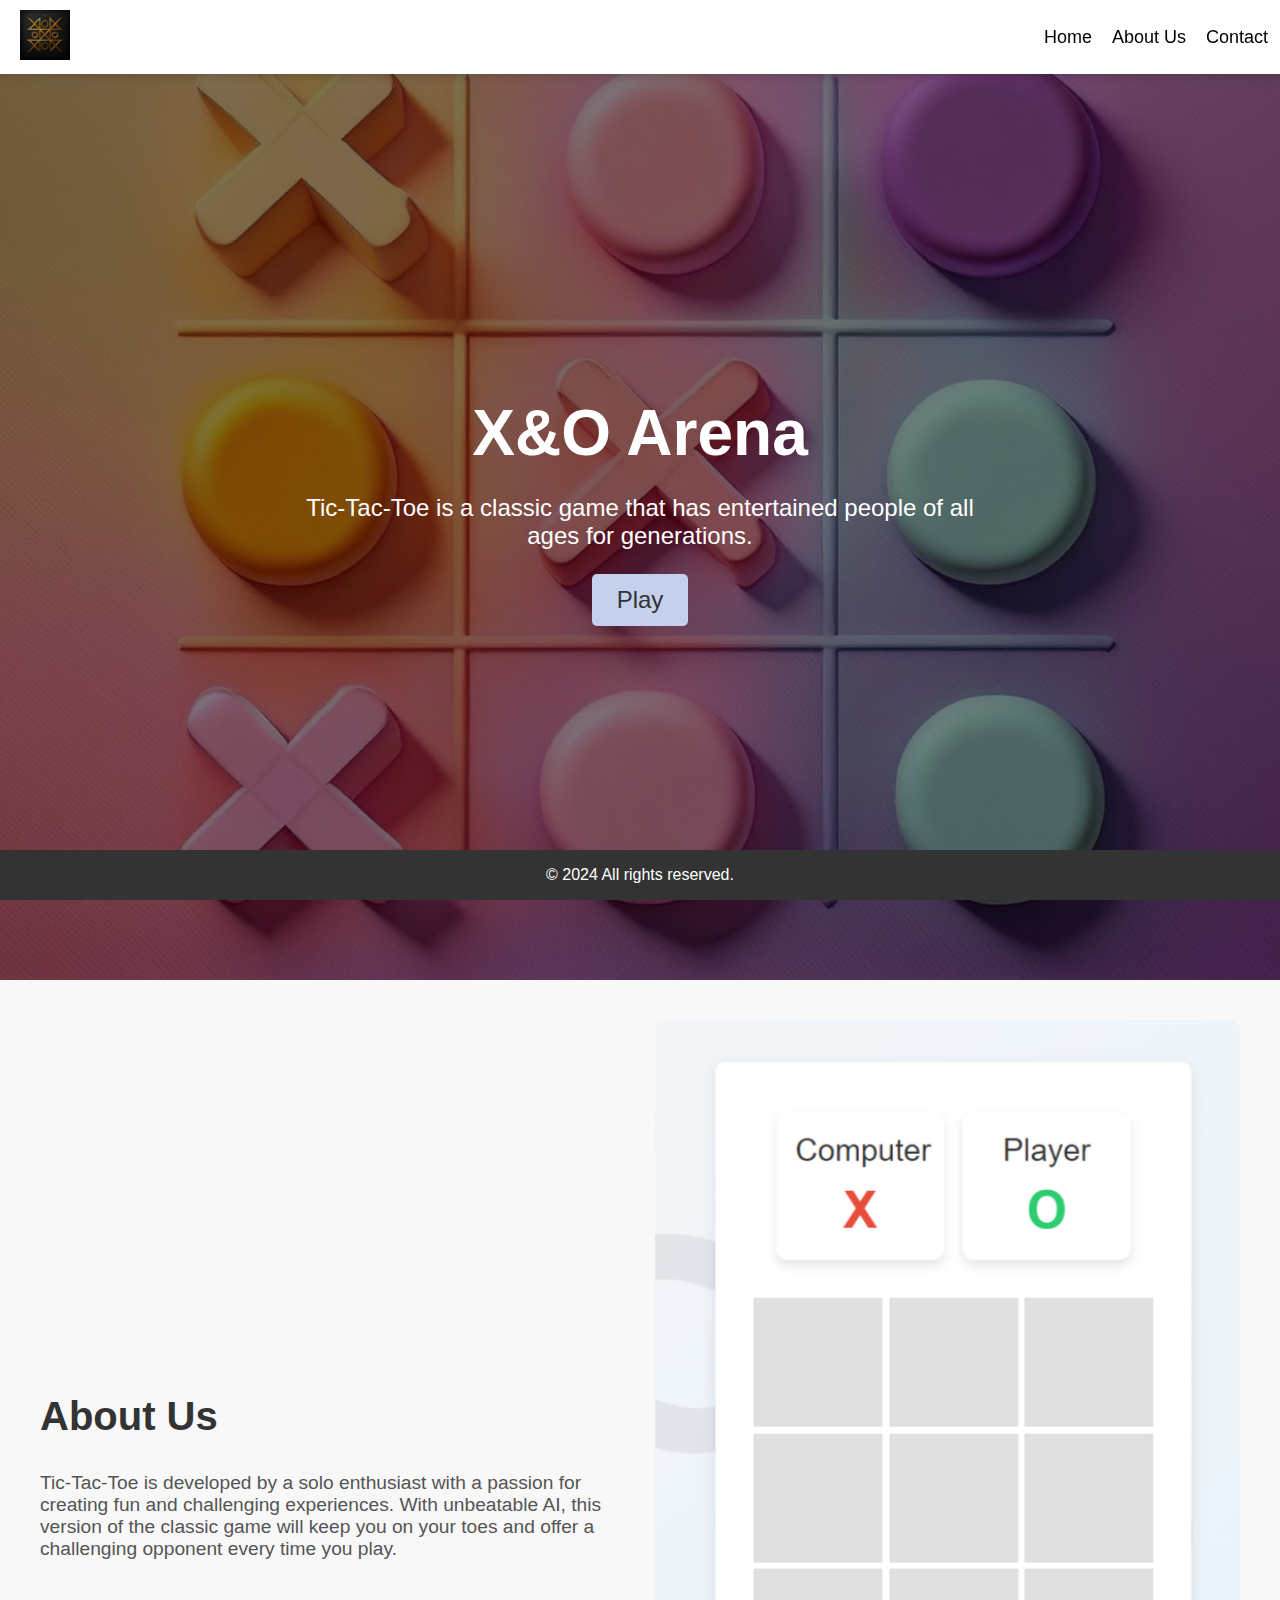
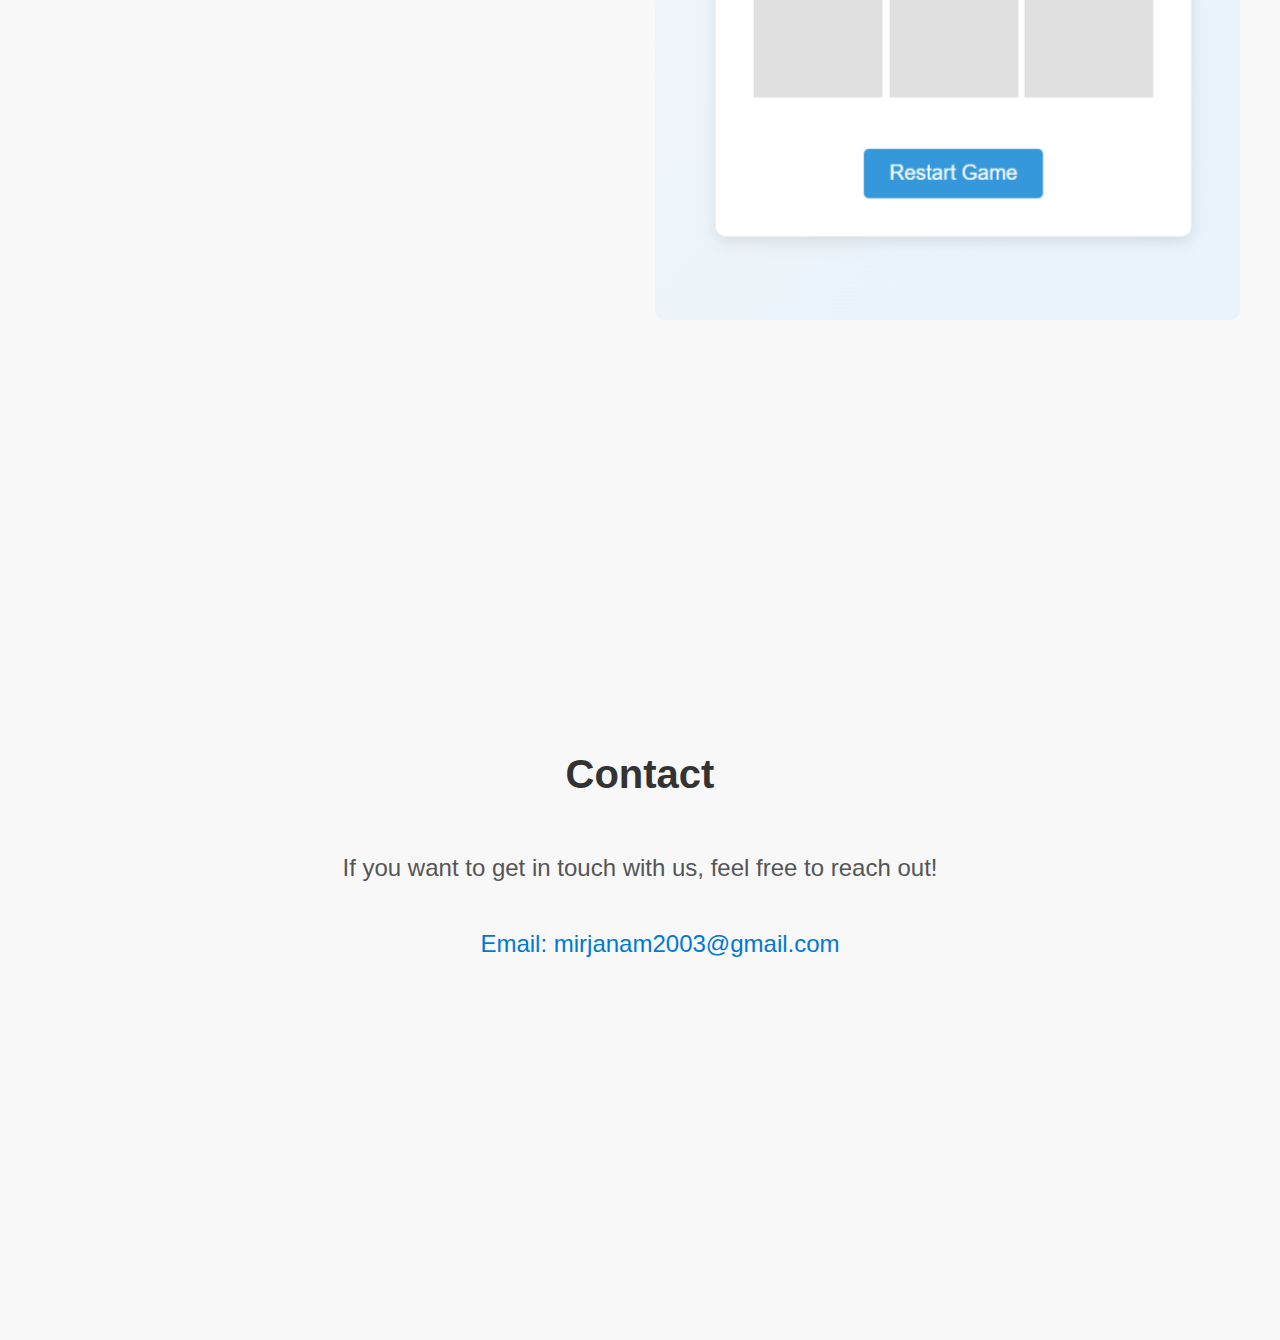
<file: index.html>
<!DOCTYPE html>
<html lang="en">
<head>
  <meta charset="UTF-8">
  <meta name="viewport" content="width=device-width, initial-scale=1.0">
  <title>X&O Arena</title>
  <link rel="stylesheet" href="page.css">
</head>
<body>

  <!-- Navigation Bar -->
  <nav>
    <div class="nav-logo">
      <a href="#home">
        <img src="logo.jpeg" alt="X&O Arena Logo" class="logo">
      </a>
    </div>
    <ul class="nav-links">
      <li><a href="#home">Home</a></li>
      <li><a href="#about-us">About Us</a></li>
      <li><a href="#contact">Contact</a></li>
    </ul>
  </nav>

  <!-- Home Section -->
  <section id="home">
    <div class="text-content">
      <h1>X&O Arena</h1>
      <p>Tic-Tac-Toe is a classic game that has entertained people 
        of all ages for generations.</p>
      <a href="game/game.html"><button>Play</button></a>
    </div>
  </section>

  <!-- About Us Section -->
  <section id="about-us">
    <div class="about-container">
      <div class="about-text">
        <h2>About Us</h2>
        <p> Tic-Tac-Toe is developed by a solo enthusiast 
          with a passion for creating fun and challenging experiences. 
          With unbeatable AI, this version of the classic game will 
          keep you on your toes and offer a challenging opponent every 
          time you play.</p>
      </div>
      <div class="about-image"></div>
    </div>
  </section>

  <!-- Contact Section -->
  <section id="contact">
    <h2>Contact</h2>
    <p>If you want to get in touch with us, 
      feel free to reach out!</p>
    <ul>
      <li>Email: mirjanam2003@gmail.com</li>
    </ul>
  </section>

  <!-- Footer -->
  <footer>
    <p>&copy; 2024 All rights reserved.</p>
  </footer>

</body>
</html>
</file>
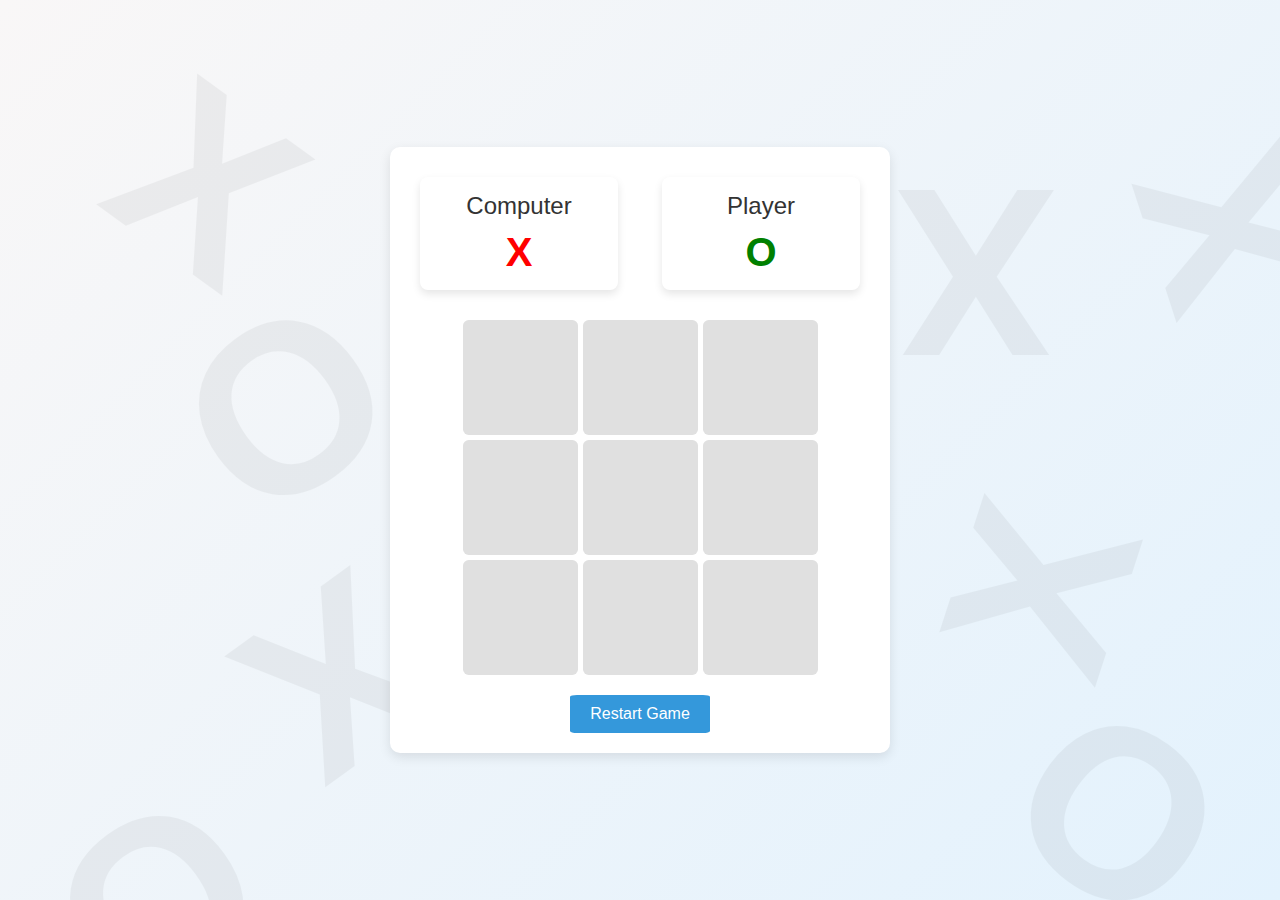
<file: game/game.html>
<!DOCTYPE html>
<html lang="en">
<head>
  <meta charset="UTF-8">
  <meta http-equiv="X-UA-Compatible" content="IE=edge">
  <meta name="viewport" content="width=device-width, initial-scale=1.0">
  <title>Tic-Tac-Toe</title>
  <link rel="stylesheet" href="style.css">
</head>
<body>
    <div class="body-background">
      <!-- Nasumično raspoređeni simboli -->
      <span class="symbol" style="--angle: 0.1; top: 5%; left: 10%;">X</span>
      <span class="symbol" style="--angle: 0.3; top: 20%; left: 30%;">O</span>
      <span class="symbol" style="--angle: 0.5; top: 15%; left: 70%;">X</span>
      <span class="symbol" style="--angle: 0.2; top: 40%; left: 50%;">O</span>
      <span class="symbol" style="--angle: 0.4; top: 60%; left: 20%;">X</span>
      <span class="symbol" style="--angle: 0.6; top: 75%; left: 80%;">O</span>
      <span class="symbol" style="--angle: 0.7; top: 10%; left: 90%;">X</span>
      <span class="symbol" style="--angle: 0.9; top: 85%; left: 5%;">O</span>
      <span class="symbol" style="--angle: 0.8; top: 50%; left: 75%;">X</span>
      <span class="symbol" style="--angle: 0.4; top: 30%; left: 15%;">O</span>
    </div>
      <div class="main">
          <div class="players">
              <div class="player">
                  <h2>Computer</h2>
                  <div class="player__symbol">X</div>
              </div>
              <div class="player">
                  <h2>Player</h2>
                  <div class="player__symbol">O</div>
              </div>
          </div>
          <div class="board-container">
              <div class="board">
                  <button class="board__cell" data-cell-index="1"></button>
                  <button class="board__cell" data-cell-index="2"></button>
                  <button class="board__cell" data-cell-index="3"></button>
                  <button class="board__cell" data-cell-index="4"></button>
                  <button class="board__cell" data-cell-index="5"></button>
                  <button class="board__cell" data-cell-index="6"></button>
                  <button class="board__cell" data-cell-index="7"></button>
                  <button class="board__cell" data-cell-index="8"></button>
                  <button class="board__cell" data-cell-index="9"></button>
              </div>
          </div>
    
          <button class="game-restart-btn">Restart Game</button>
          <div class="popup hide">
              <p id="message">Sample Message</p>
              <button class="popup__restart-btn">New Game</button>
          </div>
      </div>
      <script src="script.js"></script>
    </body>
</html>
</file>
<file: page.css>
/* Global Styles */
body, html {
  margin: 0;
  padding: 0;
  font-family: Arial, sans-serif;
  scroll-behavior: smooth;
}

/* Navigation Bar */
nav {
  background-color: white;
  display: flex;
  justify-content: space-between;
  align-items: center;
  padding: 10px 20px;
  position: fixed;
  top: 0;
  width: 97.5%;
  box-shadow: 0 4px 6px rgba(0, 0, 0, 0.1);
}

.nav-logo .logo {
  width: 50px;
}

.nav-links {
  display: flex;
  list-style: none;
  gap: 20px;
}

.nav-links a {
  text-decoration: none;
  color: black;
  font-size: 18px;
}

.nav-links a:hover {
  text-decoration: underline;
}

/* Sections */
section {
  display: flex;
  justify-content: center;
  align-items: center;
  min-height: 100vh;
  padding: 40px 20px;
  text-align: center;
}

/* Home Section */
#home {
  background: linear-gradient(rgba(0,0,0,0.5), rgba(0,0,0,0.5)), url('Tic-tac-toe.jpeg') center/cover;
  color: white;
  flex-direction: column;
}

#home h1 {
  font-size: 4rem;
  margin-bottom: 20px;
}

#home p {
  font-size: 1.5rem;
  max-width: 700px;
}

#home button {
  background-color: #C5D1EC;
  color: #323335;
  border: none;
  padding: 12px 25px;
  font-size: 1.5rem;
  cursor: pointer;
  border-radius: 5px;
}

#home button:hover {
  background-color: #ff6600;
  color: white;
}

/* About Us */
#about-us {
  background-color: #f8f8f8;
  display: flex;
}

.about-container {
  display: flex;
  flex-direction: row;
  align-items: center;
  max-width: 1200px;
  width: 100%;
  gap: 30px;
}

.about-text {
  flex: 1;
  text-align: left;
}

.about-text h2 {
  font-size: 2.5rem;
  color: #333;
}

.about-text p {
  font-size: 1.2rem;
  color: #555;
}

.about-image {
  flex: 1;
  background: url('Tic-Tac-Toe.png') center/cover;
  height: 100vh;
  border-radius: 10px;
  width: 100%;
}

/* Contact */
#contact {
  background-color: #f8f8f8;
  color: #333;
  flex-direction: column;
}

#contact h2 {
  font-size: 2.5rem;
}

#contact p, #contact ul {
  font-size: 1.5rem;
  color: #555;
  list-style: none; 
}

#contact ul li {
  font-size: 1.5rem; 
  color: #0078D4; 
}

/* Footer */
footer {
  background-color: #333;
  color: white;
  text-align: center;
  position: fixed;
  bottom: 0;
  width: 100%;
}

/* Responsive */
@media (max-width: 768px) {
  .nav-links {
    flex-direction: column;
  }

  #home h1 {
    font-size: 2rem;
  }

  .about-container {
    flex-direction: column;
    text-align: center;
  }
}
</file>
<file: game/style.css>
/* Basic Reset */
* {
	margin: 0;
	padding: 0;
	box-sizing: border-box;
	font-family: Arial, sans-serif;
  }
  
body {
	display: flex;
	justify-content: center;
	align-items: center;
	height: 100vh;
	color: #333;
}
/* Background X and O */
.body-background {
  	position: absolute;
	top: 0;
  	left: 0;
  	width: 100%;
  	height: 100%;
  	overflow: hidden;
  	z-index: -1; 
	  background: linear-gradient(135deg, #f9f7f7, #e3f2fd);
}

.body-background .symbol {
  	position: absolute;
  	font-size: 15rem; 
  	font-weight: bold;
 	opacity: 0.15; 
  	color: rgba(0, 0, 0, 0.3); 
  	transform: rotate(calc(360deg * var(--angle))); 
}

  
/* Main Container */
.main {
	text-align: center;
	background-color: white;
	border-radius: 10px;
	padding: 20px;
	box-shadow: 0 4px 12px rgba(0, 0, 0, 0.1);
	width: 90%;
	max-width: 500px;
  }
  
/* Players Section */
.players {
	display: flex;
	justify-content: space-between;
	margin-bottom: 20px;
	padding: 10px;
	width: 100%;
	max-width: 600px;
}
  
.player {
	font-size: 1.2rem;
	text-align: center;
	padding: 15px;
	width: 45%;
	border-radius: 8px;
	box-shadow: 0 4px 8px rgba(0, 0, 0, 0.1);
	background-color: #fff;
}

.player h2 {
	font-size: 1.5rem;
	font-weight: normal;
	color: #333;
	margin-bottom: 5px;
}
  
.player__symbol {
	font-size: 2.5rem;
	font-weight: bold;
	margin-top: 10px;
	color: rgba(0, 0, 0, 0.1);
}

.player:nth-child(1) .player__symbol {
	color: red;
	background-color: #fff;
}

.player:nth-child(2) .player__symbol {
	color: green;
	background-color: #fff;
}

/*Grid */
.board {
	display: grid;
	grid-template-columns: repeat(3, 1fr);
	gap: 5px;
	margin: auto;
	width: 100%;
	max-width: 300px;
	justify-content: center;
}

/*Cell*/  
.board__cell {
	width: 115px;
	height: 115px;
	background-color: #e0e0e0;
	border: none;
	font-size: 2.5rem;
	font-weight: bold;
	cursor: pointer;
	display: flex;
	justify-content: center;
	align-items: center;
	transition: background-color 0.3s, transform 0.1s;
	border-radius: 5%;
}
  
.board__cell:hover {
	background-color: #d0d0d0;
	transform: scale(1.1);
}
  
/*Restart button */
.game-restart-btn {
	padding: 10px 20px;
	font-size: 1rem;
	background-color: #3498db;
	color: white;
	border: none;
	border-radius: 5%;
	cursor: pointer;
	margin-top: 20px;
	transition: 0.3s;
}
  
.game-restart-btn:hover {
	background-color: #2980b9;
}
  
/* Popup */
.popup {
	display: none;
	position: fixed;
	top: 50%;
	left: 50%;
	transform: translate(-50%, -50%);
	padding: 20px;
	background-color: rgba(0, 0, 0, 0.7);
	border-radius: 10px;
	color: white;
	text-align: center;
}
  
.popup.show {
	display: block;
}
  
.popup__restart-btn {
	margin-top: 10px;
	padding: 10px 20px;
	font-size: 1rem;
	background-color: #27ae60;
	color: white;
	border: none;
	border-radius: 5px;
	cursor: pointer;
}
  
.popup__restart-btn:hover {
	background-color: #2ecc71;
}
  
/* Responzivnost */
@media (max-width: 400px) {
	.board__cell {
		width: 80px;
		height: 80px;
		font-size: 2rem;
	}
}
</file>
